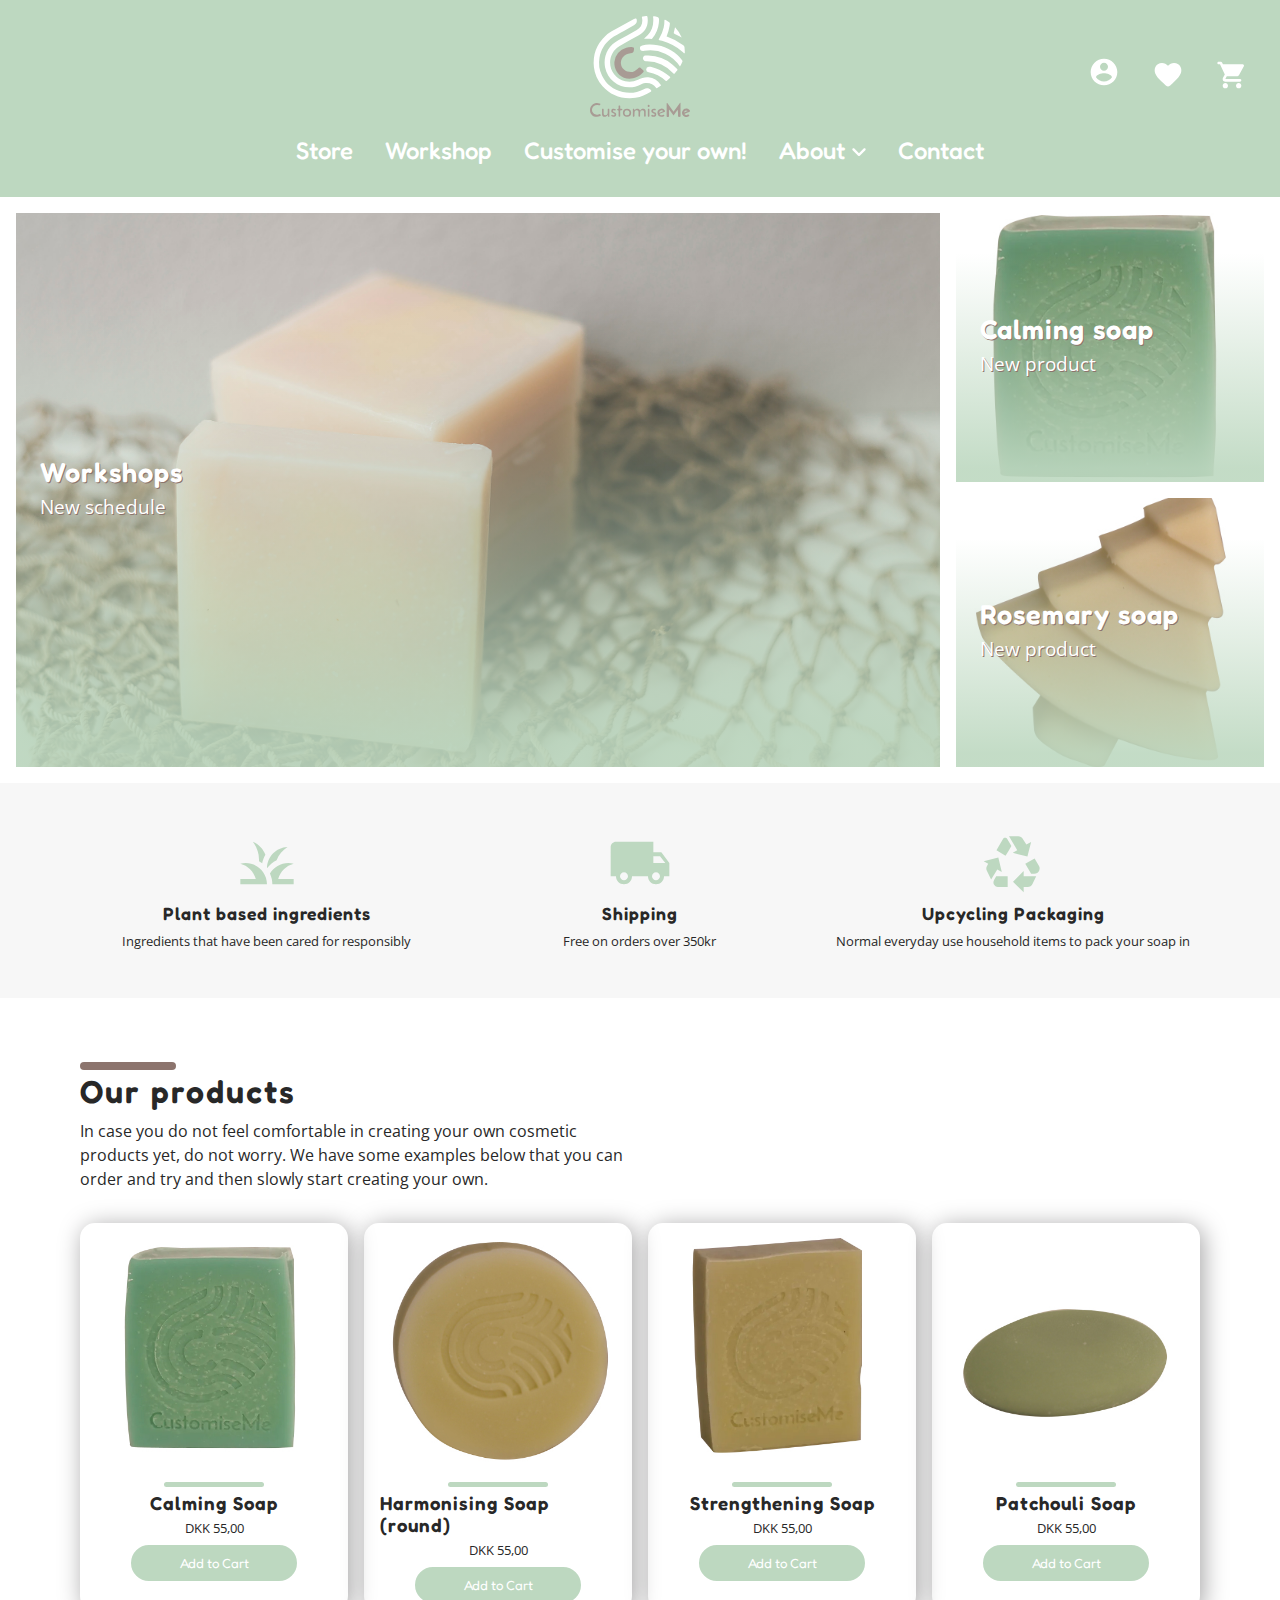
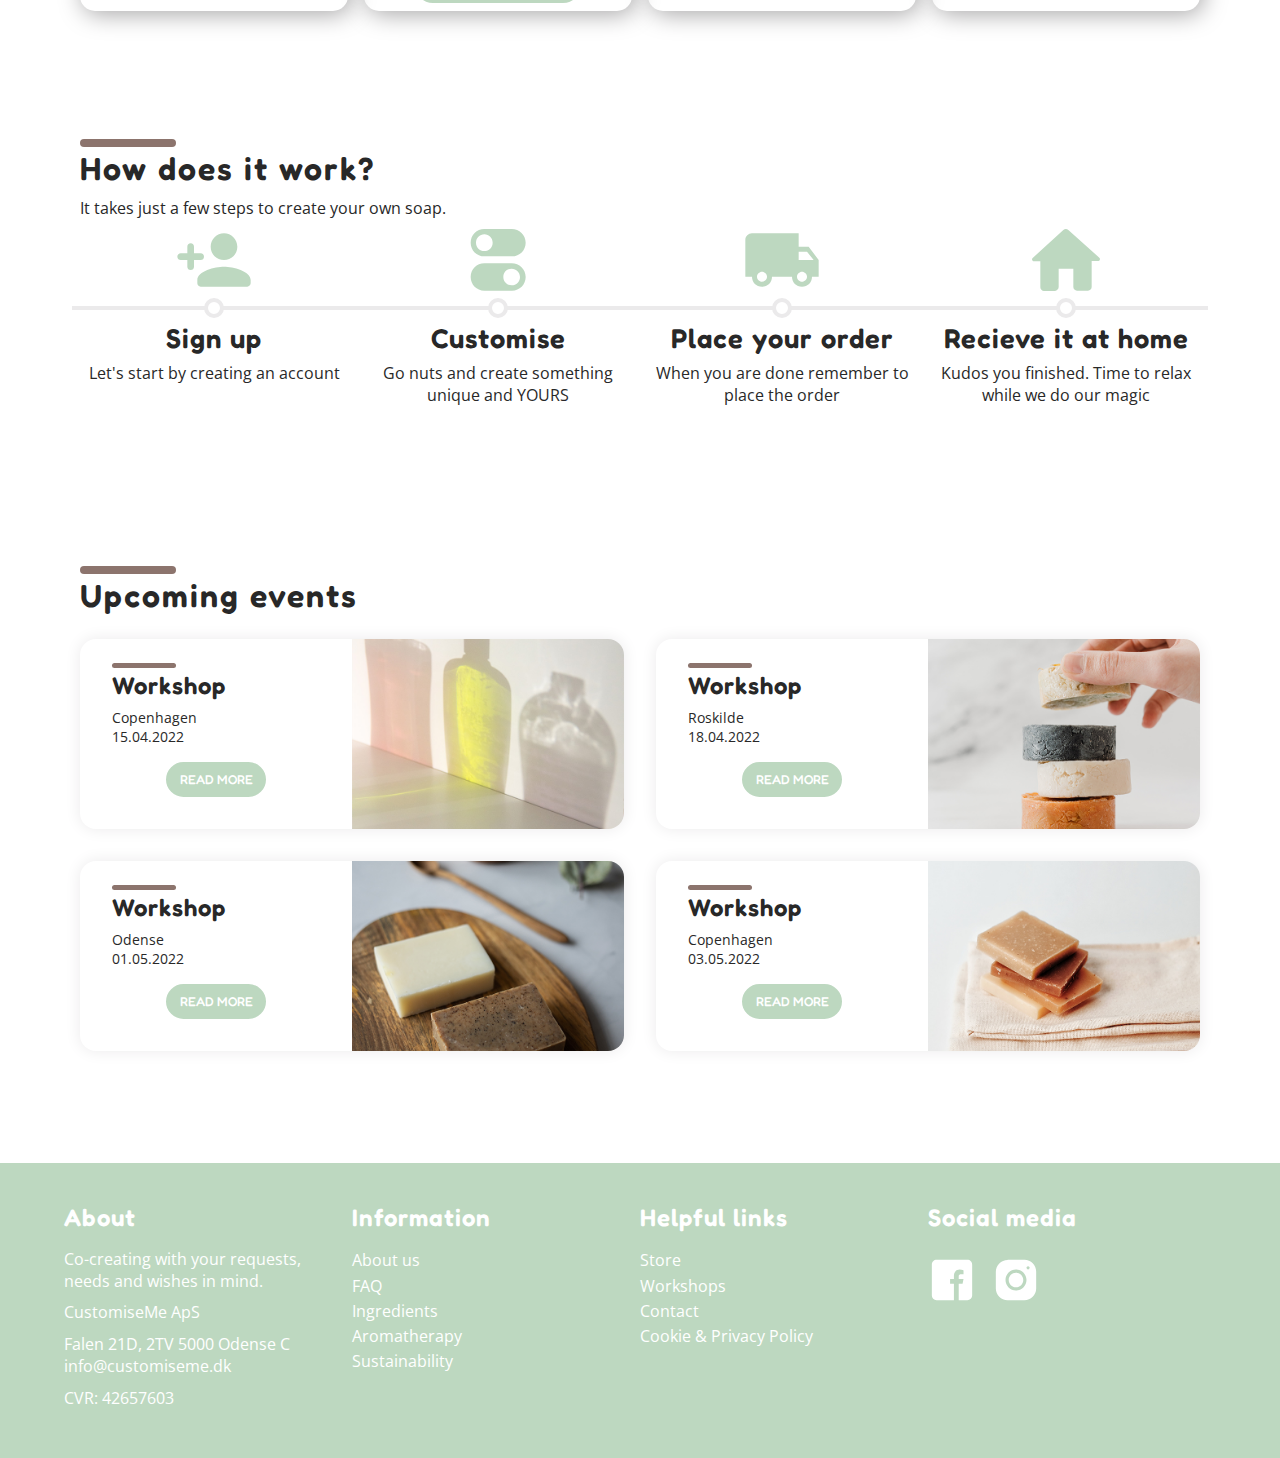
<file: index.html>
<html>
  <head>
    <meta charset="UTF-8" />
    <meta http-equiv="X-UA-Compatible" content="IE=edge" />
    <meta name="viewport" content="width=device-width, initial-scale=1.0" />
    <meta name="robots" content="noindex,nofollow" />
    <title>CustomiseMe - Home</title>
    <link rel="stylesheet" href="style/main.css" />
    <link rel="stylesheet" href="style/product-list.css" />
    <link rel="icon" type="image/x-icon" href="img/icons/favicon.svg" />
  </head>
  <body>
    <header>
      <a href="index.html" class="logo"
        ><img
          src="assets/icons/customiseme-logo-white.svg"
          alt="CustomiseMe logo"
      /></a>
      <nav>
        <img src="assets/icons/menu_white_24dp.svg" class="menu-icon" />
        <ul id="menu">
          <li><a href="subpages/product-list.html">Store</a></li>
          <li><a href="subpages/workshop.html">Workshop</a></li>
          <li>
            <a href="subpages/customise-soap.html">Customise your own!</a>
          </li>
          <li class="dropdown">
            <label id="about" class="collapsed">About</label>
            <ul>
              <li><a href="subpages/about.html">About us</a></li>
              <li><a href="subpages/faq.html">FAQ</a></li>
              <li><a href="subpages/ingredients.html">Ingredients</a></li>
              <li><a href="subpages/aromatherapy.html">Aromatherapy</a></li>
              <li>
                <a href="subpages/sustainability.html">Sustainability</a>
              </li>
            </ul>
          </li>
          <li><a href="subpages/contact.html">Contact</a></li>
          <ul class="header-ico">
            <li class="dropdown">
              <label id="account" class="collapsed"
                ><img src="assets/icons/account_circle_white_24dp.svg"
              /></label>
              <ul>
                <li><a href="subpages/account-login.html">Login</a></li>
                <li><a href="subpages/account-register.html">Register</a></li>
                <li>
                  <a href="subpages/account-account-details.html"
                    >Account details</a
                  >
                </li>
                <li>
                  <a href="subpages/account-track-order.html">Order tracking</a>
                </li>
              </ul>
            </li>
            <li id="favourites-icon">
              <a href="subpages/favourites.html"
                ><img src="assets/icons/favorite_white_24dp.svg" /><span
                  >Favourites</span
                ></a
              >
            </li>
            <li id="cart-icon">
              <a href="subpages/cart.html"
                ><img src="assets/icons/shopping_cart_white_24dp.svg" /><span
                  >Cart</span
                ></a
              >
            </li>
          </ul>
        </ul>
      </nav>
    </header>

    <main>
      <section class="index-hero">
        <div>
          <a href="#">
            <h2>Workshops</h2>
            <p>New schedule</p>
          </a>
        </div>
        <div>
          <a href="#">
            <h2>Calming soap</h2>
            <p>New product</p>
          </a>
        </div>
        <div>
          <a href="#">
            <h2>Rosemary soap</h2>
            <p>New product</p>
          </a>
        </div>
      </section>
      <section class="index-general-info">
        <div class="info-card">
          <img src="assets/icons/plant-based.svg" />
          <h2>Plant based ingredients</h2>
          <p>Ingredients that have been cared for responsibly</p>
        </div>
        <div class="info-card">
          <img src="assets/icons/shipping.svg" />
          <h2>Shipping</h2>
          <p>Free on orders over 350kr</p>
        </div>
        <div class="info-card">
          <img src="assets/icons/recycle.svg" />
          <h2>Upcycling Packaging</h2>
          <p>Normal everyday use household items to pack your soap in</p>
        </div>
      </section>
      <section class="index-products section-padding">
        <h1 class="main-heading">Our products</h1>
        <p>
          In case you do not feel comfortable in creating your own cosmetic
          products yet, do not worry. We have some examples below that you can
          order and try and then slowly start creating your own.
        </p>
        <section class="product-list">
          <div class="product-card">
            <a href="product.html">
              <img src="assets/img/soap/calming.jpg" alt="calming-soap" />
              <h3>Calming Soap</h3>
              <div class="product-card-price">DKK 55,00</div>
            </a>
            <button onclick="">Add to Cart</button>
          </div>

          <div class="product-card">
            <a href="product.html">
              <img src="assets/img/soap/harmonising-round.jpg" alt="" />
              <h3>Harmonising Soap (round)</h3>
              <div class="product-card-price">DKK 55,00</div>
            </a>
            <button onclick="">Add to Cart</button>
          </div>

          <div class="product-card">
            <a href="product.html">
              <img src="assets/img/soap/strengthening.jpg" alt="" />
              <h3>Strengthening Soap</h3>
              <div class="product-card-price">DKK 55,00</div>
            </a>
            <button onclick="">Add to Cart</button>
          </div>

          <div class="product-card">
            <a href="product.html">
              <img src="assets/img/soap/patchouli.jpg" alt="" />
              <h3>Patchouli Soap</h3>
              <div class="product-card-price">DKK 55,00</div>
            </a>
            <button onclick="">Add to Cart</button>
          </div>
        </section>
      </section>
      <section class="section-padding">
        <h1 class="main-heading">How does it work?</h1>
        <p>It takes just a few steps to create your own soap.</p>
        <section class="index-how-to">
          <div>
            <img src="assets/icons/login.svg" />
            <h2>Sign up</h2>
            <p>Let's start by creating an account</p>
          </div>
          <div>
            <img src="assets/icons/customise.svg" />
            <h2>Customise</h2>
            <p>Go nuts and create something unique and YOURS</p>
          </div>
          <div>
            <img src="assets/icons/shipping.svg" />
            <h2>Place your order</h2>
            <p>When you are done remember to place the order</p>
          </div>
          <div>
            <img src="assets/icons/house.svg" />
            <h2>Recieve it at home</h2>
            <p>Kudos you finished. Time to relax while we do our magic</p>
          </div>
        </section>
      </section>
      <section class="index-event-schedule section-padding">
        <h1 class="main-heading">Upcoming events</h1>
        <section class="upcoming-events">
          <div class="event-card">
            <div>
              <h2>Workshop</h2>
              <p>Copenhagen</p>
              <p>15.04.2022</p>
              <button><a href="#">READ MORE</a></button>
            </div>
            <div class="event-bg-1"></div>
          </div>
          <div class="event-card">
            <div>
              <h2>Workshop</h2>
              <p>Roskilde</p>
              <p>18.04.2022</p>
              <button><a href="#">READ MORE</a></button>
            </div>
            <div class="event-bg-2"></div>
          </div>
          <div class="event-card">
            <div>
              <h2>Workshop</h2>
              <p>Odense</p>
              <p>01.05.2022</p>
              <button><a href="#">READ MORE</a></button>
            </div>
            <div class="event-bg-3"></div>
          </div>
          <div class="event-card">
            <div>
              <h2>Workshop</h2>
              <p>Copenhagen</p>
              <p>03.05.2022</p>
              <button><a href="#">READ MORE</a></button>
            </div>
            <div class="event-bg-4"></div>
          </div>
        </section>
      </section>
    </main>
    <footer>
      <section class="about">
        <h2>About</h2>
        <p>Co-creating with your requests, <br />needs and wishes in mind.</p>
        <p>CustomiseMe ApS</p>
        <p>
          Falen 21D, 2TV 5000 Odense C<br />
          info@customiseme.dk
        </p>
        <p>CVR: 42657603</p>
      </section>
      <nav>
        <h2>Information</h2>
        <ul>
          <li><a href="subpages/about.html">About us</a></li>
          <li><a href="subpages/faq.html">FAQ</a></li>
          <li><a href="subpages/ingredients.html">Ingredients</a></li>
          <li><a href="subpages/aromatherapy.html">Aromatherapy</a></li>
          <li><a href="subpages/sustainability.html">Sustainability</a></li>
        </ul>
      </nav>
      <nav>
        <h2>Helpful links</h2>
        <ul>
          <li><a href="subpages/product-list.html">Store</a></li>
          <li><a href="subpages/workshop.html">Workshops</a></li>
          <li><a href="subpages/contact.html">Contact</a></li>
          <li><a>Cookie & Privacy Policy</a></li>
        </ul>
      </nav>
      <section class="social">
        <h2>Social media</h2>
        <section>
          <a href="https://www.facebook.com/customisemedk/" target="_blank"
            ><img src="assets/icons/facebook.svg" alt="facebook"
          /></a>
          <a href="https://www.instagram.com/customisemedk/" target="_blank"
            ><img src="assets/icons/instagram.svg" alt="instagram"
          /></a>
        </section>
      </section>
    </footer>
  </body>
  <script src="scripts/menu.js"></script>
</html>
</file>
<file: style/main.css>
/* Fonts */
/* Fredoka (header font) */
@import url("https://fonts.googleapis.com/css2?family=Fredoka:wght@300;400;500;600;700&display=swap");
/* Open Sans (bodycopy font) */
@import url("https://fonts.googleapis.com/css2?family=Open+Sans:ital,wght@0,600;0,700;1,400&display=swap");

/* variables go here */

:root {
  --bodyFont: "Open Sans", sans-serif;
  --headerFont: "Fredoka", sans-serif;
  --mainColor: #bdd8c0;
  --subColor: #8c746d;
  --black: #282828;
  --gray: #ebeaeb;
  --lightGray: #f7f7f7;
  --bgColor: #fff;
  --globalPadding: 1rem;
}

/* global styling */
/* MOBILE FIRST */

* {
  box-sizing: border-box;
  margin: 0;
  padding: 0;
}

html {
  font-size: 100%;
  scroll-behavior: smooth;
}

body {
  width: 100%;
  font-family: var(--bodyFont);
  background-color: var(--bgColor);
  color: var(--black);
  overflow-x: hidden;
}

h1,
h2,
h3,
h4 {
  font-family: var(--headerFont);
  color: var(--black);
  margin-bottom: 1rem;
  font-weight: 600;
  letter-spacing: 1px;
}

a {
  text-decoration: none;
}

li {
  list-style: none;
}

img {
  max-width: 100%;
  display: block;
}

header {
  background-color: var(--mainColor);
  display: flex;
  flex-direction: row;
  position: relative;
  justify-content: space-between;
  align-items: center;
  padding: 1rem var(--globalPadding);
  z-index: 10;
}

footer {
  display: grid;
  grid-template-columns: 1fr;
  color: #fff;
  background: var(--mainColor);
  padding: var(--globalPadding);
}
main {
  padding: var(--globalPadding);
}

footer h2 {
  color: #fff;
}

footer nav ul {
  width: auto;
  text-align: left;
}

footer nav ul li {
  padding: 0.1rem;
  padding-left: 0;
}

footer nav {
  margin: 0.5rem 0;
}

footer section {
  margin: 0.5rem 0;
}

footer nav ul li a {
  color: #fff;
  font-size: 1rem;
  transition: 0.5s ease-in-out;
}

footer nav ul li a:hover {
  opacity: 0.5;
}

footer .social {
  display: flex;
  flex-direction: column;
}

footer .social section {
  display: flex;
  gap: 1rem;
}

footer .social a img {
  width: 48px;
  transition: 0.5s ease-in-out;
}

footer .social a img:hover {
  opacity: 0.5;
}

footer .about p {
  margin-bottom: 0.6rem;
}
/* menu styling */

#menu {
  width: 0%;
  position: absolute;
  left: 0;
  top: 0;
  display: flex;
  flex-direction: column;
  align-items: center;
  justify-content: center;
  transform: translateX(100%);
  z-index: 5;
  background-color: #fff;
  height: 100vh;
  transition: all 0.6s ease 0s, width 0.1s ease 0.6s;
  font-family: var(--headerFont);
  font-weight: 500;
  opacity: 0;
  visibility: hidden;
}
.menu-icon {
  aspect-ratio: 1/1;
  height: 48px;
  position: relative;
  display: block;
  z-index: 10;
  transition: filter 0.6s ease, transform 0.3s ease-in-out;
}

.showMenu #menu {
  position: fixed;
  transform: translateX(0%);
  opacity: 1;
  visibility: visible;
  width: 100%;
  transition: all 0.6s ease 0s, width 0s ease 0s;
  z-index: 2;
}

.showMenu .menu-icon {
  filter: brightness(0.05);
  transform: rotate(180deg);
}

nav label {
  display: none;
}

nav ul {
  align-items: center;
  text-align: center;
}

nav li {
  margin-bottom: 0.8rem;
}

nav li a {
  color: var(--black);
  font-size: 1.5rem;
}

.header-ico li img {
  display: none;
}

.dropdown {
  margin-bottom: 0;
}

/* class styling */

.logo {
  height: 80px;
  width: 80px;
}

/* index styling */

.index-hero {
  display: grid;
  grid-template-columns: 1fr 1fr;
  gap: 0.5rem;
  margin-bottom: var(--globalPadding);
}

.index-hero div:first-of-type {
  grid-column: 1 / -1;
  aspect-ratio: 15 / 9;
  background-image: url(../assets/img/placeholder-soap.jpg);
  background-size: cover;
  background-position: center;
  height: 100%;
}

.index-hero div:nth-child(2) {
  background-image: url(../assets/img/soap/calming.jpg);
  background-size: cover;
  background-position: center;
}

.index-hero div:nth-child(3) {
  background-image: url(../assets/img/soap/christmas.jpg);
  background-size: cover;
  background-position: center;
}

.index-hero div {
  position: relative;
  display: block;
  overflow: hidden;
  justify-content: center;
  width: 100%;
  min-height: 10rem;
}

.index-hero div a {
  position: absolute;
  display: flex;
  flex-direction: column;
  justify-content: flex-end;
  padding: 1rem;
  top: 0rem;
  left: 0;
  height: 100%;
  width: 100%;
  color: #fff;
  background: rgba(189, 216, 192, 0.6);

  background: rgb(189, 216, 192);
  background: -moz-linear-gradient(
    0deg,
    rgba(189, 216, 192, 0.9) 5%,
    rgba(189, 216, 192, 0) 85%
  );
  background: -webkit-linear-gradient(
    0deg,
    rgba(189, 216, 192, 0.9) 5%,
    rgba(189, 216, 192, 0) 85%
  );
  background: linear-gradient(
    0deg,
    rgba(189, 216, 192, 0.9) 5%,
    rgba(189, 216, 192, 0) 85%
  );
  filter: progid:DXImageTransform.Microsoft.gradient(startColorstr="#bdd8c0",endColorstr="#bdd8c0",GradientType=1);
  z-index: 2;
}

.index-hero div a h2 {
  color: #fff;
  margin-bottom: 0.3rem;
  font-size: 1.3rem;
  transition: letter-spacing 0.3s ease-in-out, transform 0.3s ease,
    text-shadow 0.3s ease-in-out;
  text-shadow: 1px 1px 0 var(--subColor);
}
.index-hero div a:hover h2 {
  letter-spacing: 4px;
  transform: translateX(6px);
  text-shadow: -4px 1px var(--subColor);
}

.index-hero div a p {
  color: #fff;
  margin-bottom: 0.3rem;
  font-size: 0.9rem;
  text-shadow: 1px 1px 0 var(--subColor);
}

.index-general-info {
  padding: var(--globalPadding);
  display: grid;
  grid-template-columns: repeat(1, 1fr);
  background-color: var(--lightGray);
  width: calc(100% + 2rem);
  margin-left: -1rem;
}

.info-card {
  display: flex;
  flex-direction: column;
  align-items: center;
  padding: 0.5rem;
  height: 100%;
  margin: 1.5rem 0;
}

.info-card h2 {
  text-align: center;
  font-size: 1.1rem;
  margin-bottom: 0.5rem;
}

.info-card p {
  text-align: center;
  font-size: 0.8rem;
  display: flex;
  margin-bottom: 0;
}

.info-card img {
  aspect-ratio: 1/1;
  width: 64px;
  margin-bottom: 0.5rem;
}

.main-heading {
  position: relative;
  font-size: 1.5rem;
  margin-bottom: 0.5rem;
  margin-top: 10px;
}

.main-heading + p {
  max-width: 100%;
  font-size: 0.9rem;
  line-height: 1.5;
}

.index-products {
  padding: var(--globalPadding) 0;
}

.main-heading:before {
  content: "";
  width: 4rem;
  height: 5px;
  border-radius: 3rem;
  display: block;
  position: absolute;
  background-color: var(--subColor);
  top: -10px;
}

.index-products-wrapper {
  display: grid;
  grid-template-columns: repeat(auto-fill, minmax(150px, 1fr));
  gap: 1rem;
  margin: 1rem 0;
}

.product-card-mockup {
  width: 100%;
  padding: 3rem;
  height: 200px;
  background-color: #ccc;
  border-radius: 1.5rem;
}

.index-how-to {
  position: relative;
  display: grid;
  grid-template-columns: repeat(4, 1fr);
  gap: 1rem;
  text-align: center;
  margin-bottom: 2rem;
}
.index-how-to img {
  aspect-ratio: 1/1;
  width: 80px;
  margin-bottom: 22px;
}
.index-how-to div {
  display: flex;
  flex-direction: column;
  align-items: center;
  position: relative;
}
.index-how-to div:after {
  content: "";
  height: 4px;
  width: calc(100% + 1rem);
  position: absolute;
  background: var(--gray);
  background: -moz-linear-gradient(
    90deg,
    rgba(235, 234, 235, 1) 0%,
    var(--gray) 50%,
    rgba(235, 234, 235, 1) 100%
  );
  background: -webkit-linear-gradient(
    90deg,
    rgba(235, 234, 235, 1) 0%,
    var(--gray) 50%,
    rgba(235, 234, 235, 1) 100%
  );
  background: linear-gradient(
    90deg,
    rgba(235, 234, 235, 1) 0%,
    var(--gray) 50%,
    rgba(235, 234, 235, 1) 100%
  );
  filter: progid:DXImageTransform.Microsoft.gradient(startColorstr="#ebeaeb",endColorstr="#ebeaeb",GradientType=1);
  top: 86px;
  transition: background 0.3s ease-in-out 1s;
  -webkit-transition: background 0.3s;
  -o-transition: background 0.3s;
  -moz-transition: background 0.3s;
}

.index-how-to div:before {
  content: "";
  height: 12px;
  width: 12px;
  position: absolute;
  background-color: #fff;
  top: 78px;
  z-index: 1;
  border-radius: 2rem;
  border: solid 4px var(--gray);
  transition: 0.3s ease-in-out;
}

.index-how-to div:hover::before {
  background-color: var(--mainColor);
  border: solid 4px var(--mainColor);
}

.index-how-to div:hover::after {
  background: var(--gray);
  background: -moz-linear-gradient(
    90deg,
    rgba(235, 234, 235, 1) 0%,
    rgba(189, 216, 192, 1) 50%,
    rgba(235, 234, 235, 1) 100%
  );
  background: -webkit-linear-gradient(
    90deg,
    rgba(235, 234, 235, 1) 0%,
    rgba(189, 216, 192, 1) 50%,
    rgba(235, 234, 235, 1) 100%
  );
  background: linear-gradient(
    90deg,
    rgba(235, 234, 235, 1) 0%,
    rgba(189, 216, 192, 1) 50%,
    rgba(235, 234, 235, 1) 100%
  );
  filter: progid:DXImageTransform.Microsoft.gradient(startColorstr="#ebeaeb",endColorstr="#ebeaeb",GradientType=1);
  transition: 0.5s ease-in-out;

  -webkit-transition: 0.5s;
  -o-transition: 0.5s;
  -moz-transition: 0.5s;
}

.index-how-to h2 {
  font-size: 1rem;
  margin-bottom: 0.3rem;
}

.index-how-to p {
  font-size: 0.8rem;
}

.upcoming-events {
  display: grid;
  gap: 2rem;
  padding: var(--globalPadding) 0;
}

.upcoming-events h2 {
  font-size: 1rem;
  margin-bottom: 0.5rem;
  position: relative;
}

.upcoming-events p {
  font-size: 0.8rem;
}

.event-card {
  border-radius: 1rem;
  box-shadow: 0 0 1rem var(--gray);
  position: relative;
  display: grid;
  grid-template-columns: 1fr 1fr;
  overflow: hidden;
}

.event-card div {
  padding: 1.2rem;
  display: flex;
  flex-direction: column;
  align-content: center;
  justify-content: center;
}

.event-card h2:before {
  content: "";
  width: 3rem;
  height: 4px;
  background-color: var(--subColor);
  position: absolute;
  left: 0;
  top: -0.4rem;
  border-radius: 1rem;
}

.event-card button {
  font-family: var(--headerFont);
  color: #fff;
  font-size: 0.9rem;
  margin: 1rem 0 0rem 0;
  background-color: var(--mainColor);
  border: solid 2px var(--mainColor);
  border-radius: 2rem;
  align-self: center;
  transition: 0.3s ease-in-out;
}

.event-card button a {
  color: #fff;
  font-weight: 500;
  transition: 0.3s ease-in-out;
  display: block;
  padding: 0.5rem 1.5rem;
}

.event-card button:hover {
  background-color: #fff;
}

.event-card button:hover a {
  color: var(--mainColor);
}
.event-bg-1 {
  background: url(../assets/img/soap-1.jpg);
  background-repeat: no-repeat;
  background-size: cover;
  background-position: center;
}

.event-bg-2 {
  background: url(../assets/img/soap-2.jpg);
  background-repeat: no-repeat;
  background-size: cover;
  background-position: center;
}
.event-bg-3 {
  background: url(../assets/img/soap-3.jpg);
  background-repeat: no-repeat;
  background-size: cover;
  background-position: center;
}
.event-bg-4 {
  background: url(../assets/img/soap-4.jpg);
  background-repeat: no-repeat;
  background-size: cover;
  background-position: center;
}

.section-padding {
  padding: 2rem 0;
}

/* MEDIA QUERIES */
@media screen and (min-width: 768px) {
  :root {
    --globalPadding: 1rem;
  }
  header {
    flex-direction: column;
  }
  footer {
    margin-top: 1rem;
    grid-template-columns: repeat(4, 1fr);
    padding: 2rem 4rem;
  }
  nav {
    width: 100%;
    margin-top: 0.5rem;
  }

  nav li {
    margin: 0;
  }

  ul li {
    padding: 1rem;
  }
  #menu {
    position: initial;
    flex-direction: row;
    transform: translateX(0%);
    background: none;
    width: 100%;
    height: auto;
    color: #fff;
    font-size: 1.5rem;
    visibility: visible;
    width: 100%;
    opacity: 1;
  }
  #menu label {
    display: initial;
    font-size: 1.5rem;
    cursor: pointer;
  }

  #menu a {
    transition: 0.3s ease-in-out;
  }

  #menu a:hover {
    opacity: 0.5;
  }
  .header-ico li img {
    display: initial;
  }

  .header-ico li span {
    display: none;
  }

  #about:after {
    display: inline-block;
    width: 14px;
    height: 14px;
    content: "";
    margin-left: 0.4rem;
    background-image: url(../assets/icons/expand_more_white_24dp.svg);
    background-size: cover;
    background-position: center;
    transform: rotate(180deg);
    transition: 0.3s ease;
  }

  #about.collapsed:after {
    transform: rotate(360deg);
  }
  #about {
    transition: 0.3s ease-in-out;
  }
  #about:hover {
    opacity: 0.5;
  }

  .dropdown {
    position: relative;
  }
  .dropdown ul {
    margin-top: 1rem;
    position: absolute;
    left: calc(-40% + 0.5rem);
    background-color: var(--mainColor);
    border-bottom: solid 3px #fff;
    transition: transform 0.5s cubic-bezier(0.58, 0.14, 0.51, 1.31),
      opacity 0.3s ease-in-out;
    transform-origin: top;
    opacity: 1;
    z-index: 20;
  }

  .dropdown ul:after {
    position: absolute;
    left: -3px;
    top: 0;
    width: calc(100% + 6px);
    height: calc(100% + 3px);
    content: "";
    display: block;
    z-index: 21;
    background: linear-gradient(
      180deg,
      rgba(#fff, #fff, #fff, 0) 0%,
      rgba(#fff, #fff, #fff, 0) 5%,
      rgba(#fff, #fff, #fff, 1) 100%
    );
  }

  #about + ul {
    left: -25%;
  }

  label.collapsed + ul {
    display: block;
    transform: scaleY(0);
    opacity: 0;
  }

  .dropdown ul li {
    display: block;
    background-color: var(--mainColor);
  }

  .dropdown ul li a {
    font-size: 1.25rem;
    display: block;
  }

  #menu a {
    color: #fff;
    display: block;
    width: 100%;
  }

  .menu-icon {
    display: none;
  }

  .header-ico {
    position: absolute;
    top: -80px;
    right: 0;
    display: flex;
    flex-direction: row;
  }
  .header-ico img {
    height: 32px;
    transition: 0.3s ease-in-out;
  }
  .header-ico img:hover {
    opacity: 0.5;
  }
  /* class styling */

  .logo {
    width: 100px;
    margin-bottom: 1rem;
  }

  /* index styling */

  .index-hero {
    grid-template-columns: 3fr 1fr;
    grid-template-rows: 1fr 1fr;
    gap: 1rem;
  }
  .index-hero div:first-of-type {
    grid-column: initial;
    grid-row: 1 /-1;
  }
  .index-hero div a {
    justify-content: center;
    padding: 3rem 1.5rem;
    display: flex;
  }

  .index-general-info {
    padding: var(--globalPadding) 5rem;
    grid-template-columns: repeat(3, 1fr);
  }

  .main-heading {
    font-size: 1rem;
    margin-bottom: 0.5rem;
    letter-spacing: 2px;
  }

  .main-heading + p {
    max-width: 50%;
    font-size: 0.8rem;
    line-height: 1.5;
  }

  .main-heading {
    font-size: 2rem;
  }

  .main-heading + p {
    max-width: 70%;
    font-size: 1rem;
    line-height: 1.5;
  }

  .section-padding {
    padding: 4rem 4rem;
  }

  .main-heading:before {
    content: "";
    width: 6rem;
    height: 8px;
    border-radius: 3rem;
    top: -10px;
  }
  .index-products-wrapper {
    grid-template-columns: repeat(4, 1fr);
  }

  .index-how-to h2 {
    font-size: 1.5rem;
    margin-bottom: 0.5rem;
  }

  .index-how-to p {
    font-size: 0.9rem;
  }

  .upcoming-events {
    grid-template-columns: repeat(1, 1fr);
  }
  .event-card div {
    padding: 2rem;
  }
  .upcoming-events h2 {
    font-size: 1.5rem;
  }

  .upcoming-events p {
    font-size: 0.9rem;
  }

  .event-card h2:before {
    width: 4rem;
    height: 5px;
    top: -0.5rem;
  }
  .event-card button {
    font-size: 0.8rem;
  }
  .event-card button a {
    padding: 0.5rem 0.7rem;
  }
}
@media screen and (min-width: 1024px) {
  .index-hero div a h2 {
    font-size: 1.7rem;
  }
  .index-hero div a p {
    font-size: 1.2rem;
  }
  .main-heading + p {
    max-width: 50%;
  }
  .index-how-to h2 {
    font-size: 1.7rem;
    margin-bottom: 0.5rem;
  }

  .index-how-to p {
    font-size: 1rem;
  }
  .upcoming-events {
    grid-template-columns: repeat(2, 1fr);
  }
}

@media screen and (min-width: 1440px) {
  .index-hero div a h2 {
    font-size: 2.5rem;
  }
  .index-hero div a p {
    font-size: 1.5rem;
  }
  .index-general-info {
    padding: var(--globalPadding) 15rem;
  }
  .main-heading + p {
    max-width: 35%;
  }
  .upcoming-events {
    grid-template-columns: repeat(4, 1fr);
  }
}
</file>
<file: style/product-list.css>
:root {
  --bodyFont: "Open Sans", sans-serif;
  --headerFont: "Fredoka", sans-serif;
  --mainColor: #bdd8c0;
  --subColor: #8c746d;
  --black: #282828;
  --gray: #ebeaeb;
  --bgColor: #fff;
  --globalPadding: 1rem;
}

.product-list-header {
  display: flex;
  justify-content: space-between;
}

.product-list-header h2::before {
  content: "";
  display: block;
  width: 100px;
  height: 5px;
  margin: 1.3rem auto 0;
  margin-bottom: 0.3rem;
  background-color: var(--mainColor);
  border-radius: 10px;
}

.sorting {
  display: flex;
  flex-direction: row;
  text-align: center;
  align-self: flex-end;
  margin-bottom: 1rem;
  cursor: pointer;
}

.sortingDropdown {
  display: flex;
  gap: 1rem;
  margin-bottom: 0.3rem;
  position: relative;
}

li span {
  display: flex;
  flex-direction: row;
  cursor: pointer;
}

.sortingDrops {
  position: absolute;
  display: flex;
  flex-direction: column;
  gap: 1rem;
  padding: 0.5rem 0;
  background-color: var(--mainColor);
  color: var(--bgColor);
  border-radius: 0 15px 15px 15px;
  z-index: 1;
}

.sortingDrops li {
  cursor: pointer;
  padding: 0.5rem 1rem;
}

.sortingDrops li:hover {
  background-color: var(--bgColor);
  color: var(--mainColor);
}

.product-filters ul {
  display: flex;
  justify-content: space-evenly;
}

.product-filters li {
  background-color: var(--mainColor);
  color: var(--bgColor);
  border: 2px solid var(--mainColor);
  border-radius: 20px;
  cursor: pointer;
  padding: 0.5rem 1.3rem;
  align-items: center;
  margin-bottom: 1rem;
}

.product-list {
  display: grid;
  grid-template-columns: repeat(auto-fill, minmax(145px, 1fr));
  gap: 1rem;
  margin-top: 2rem;
}

.product-card {
  display: flex;
  flex-direction: column;
  padding: 0.4rem;
  border-radius: 15px;
  box-shadow: 3px 3px 1.5rem #a5a4a5;
  transition: 0.3s ease-in-out;
}

.product-card:hover {
  transform: translate(-0.15rem, -0.3rem);
  box-shadow: 3px 3px 2.5rem #a5a4a5;
}

.product-card a {
  display: flex;
  flex-direction: column;
  margin-bottom: 0.5rem;
}

.product-card h3 {
  margin: 1rem auto;
  position: relative;
  margin-bottom: 0.3rem;
}

.product-card h3::before {
  content: "";
  display: block;
  width: 100px;
  height: 5px;
  margin: 0 auto;
  margin-bottom: 0.3rem;
  background-color: var(--mainColor);
  border-radius: 10px;
}

.product-card-price {
  font-size: 0.8rem;
  color: var(--black);
  margin: 0 auto;
}

.product-card button {
  background-color: var(--mainColor);
  color: var(--bgColor);
  border: 2px solid var(--mainColor);
  border-radius: 20px;
  cursor: pointer;
  padding: 0.5rem 1.3rem;
  align-items: center;
  margin: 0 auto;
  font-family: var(--headerFont);
  width: 70%;
  transition: 0.3s ease-in-out;
}

.product-card button:hover {
  background-color: var(--bgColor);
  color: var(--mainColor);
}

.product-card button:active {
  background-color: var(--bgColor);
  color: var(--buttonActive);
  border-color: var(--buttonActive);
}

.hidden {
  display: none;
}

@media screen and (max-width: 450px) {
  .product-list h3 {
    font-size: 0.9rem;
  }
}

@media screen and (min-width: 450px) {
  .product-list {
    grid-template-columns: repeat(auto-fill, minmax(200px, 1fr));
  }
}

@media screen and (min-width: 760px) {
  #product-list {
    margin: 0 10vw;
  }
  .product-list {
    grid-template-columns: repeat(3, 1fr);
  }
}

@media screen and (min-width: 1100px) {
  .product-card {
    padding: 0.5rem 1rem;
  }

  .product-list {
    grid-template-columns: repeat(4, 1fr);
  }
}
</file>
